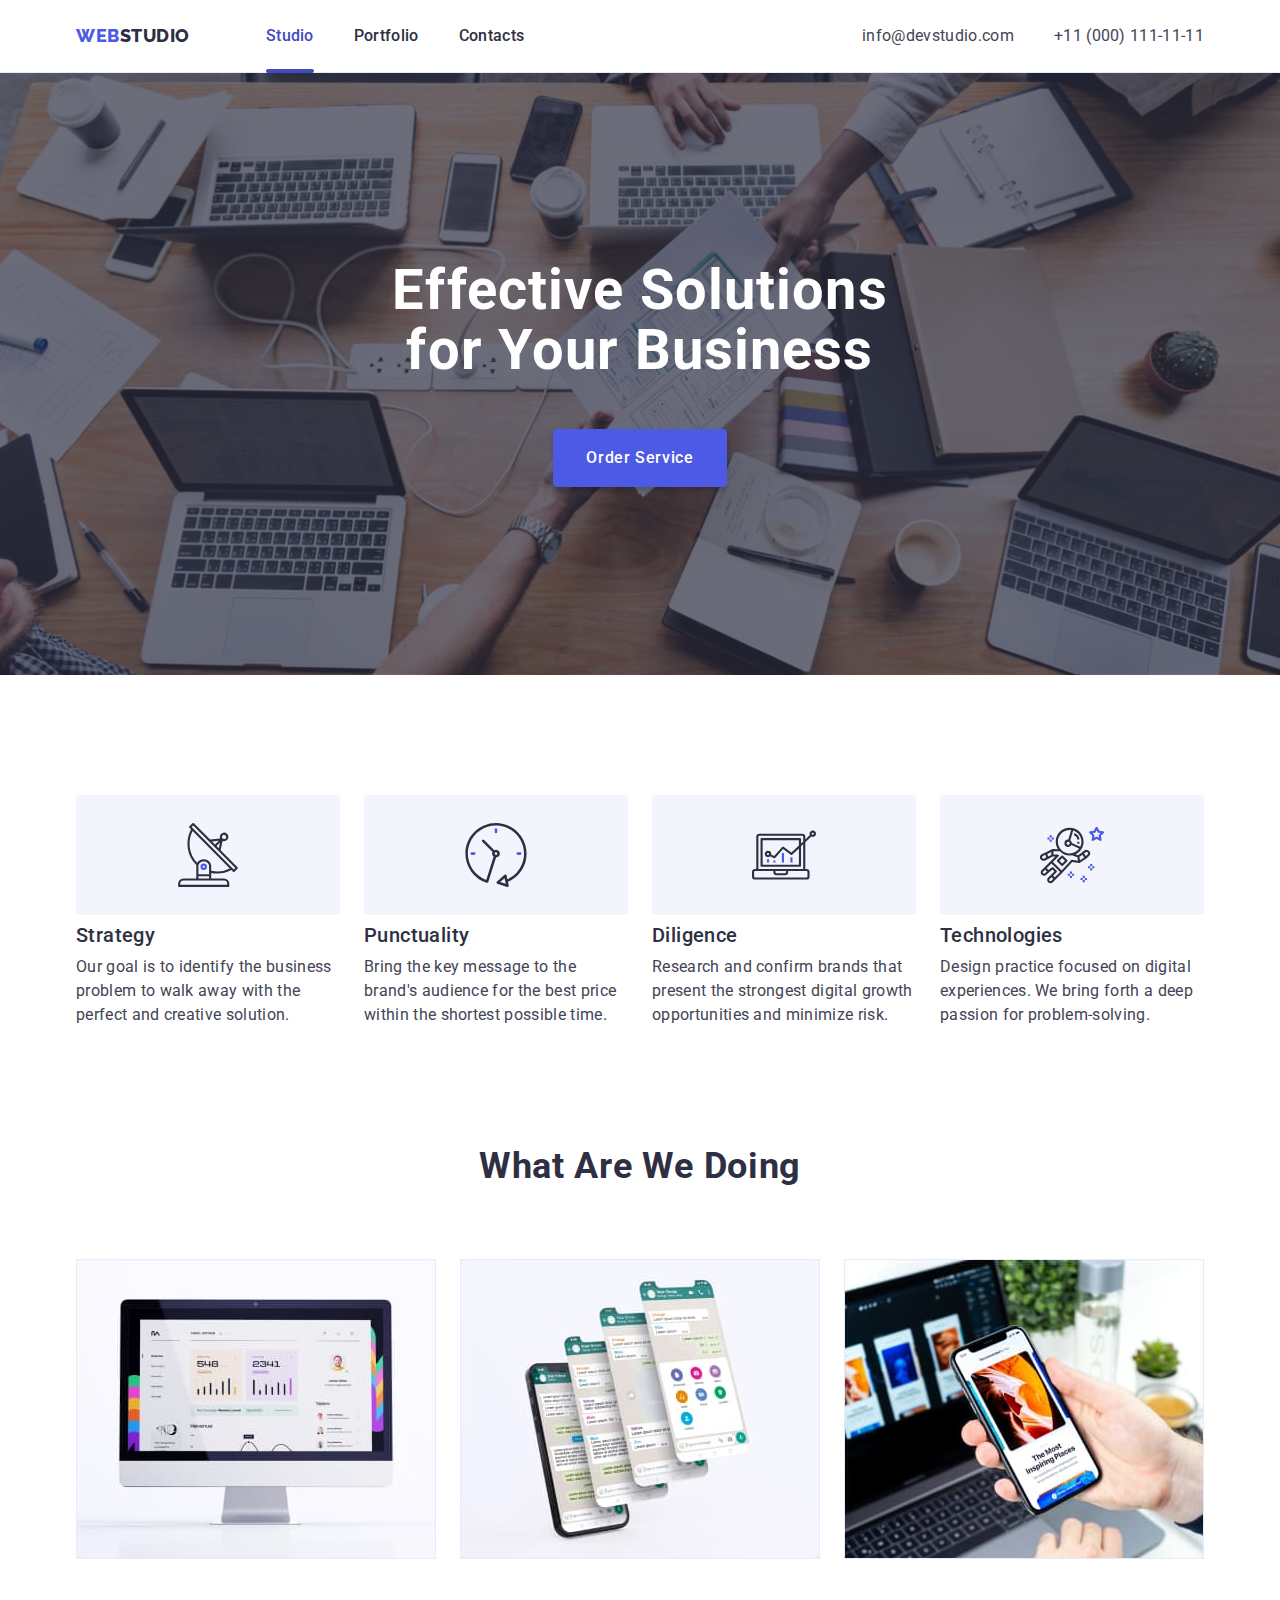
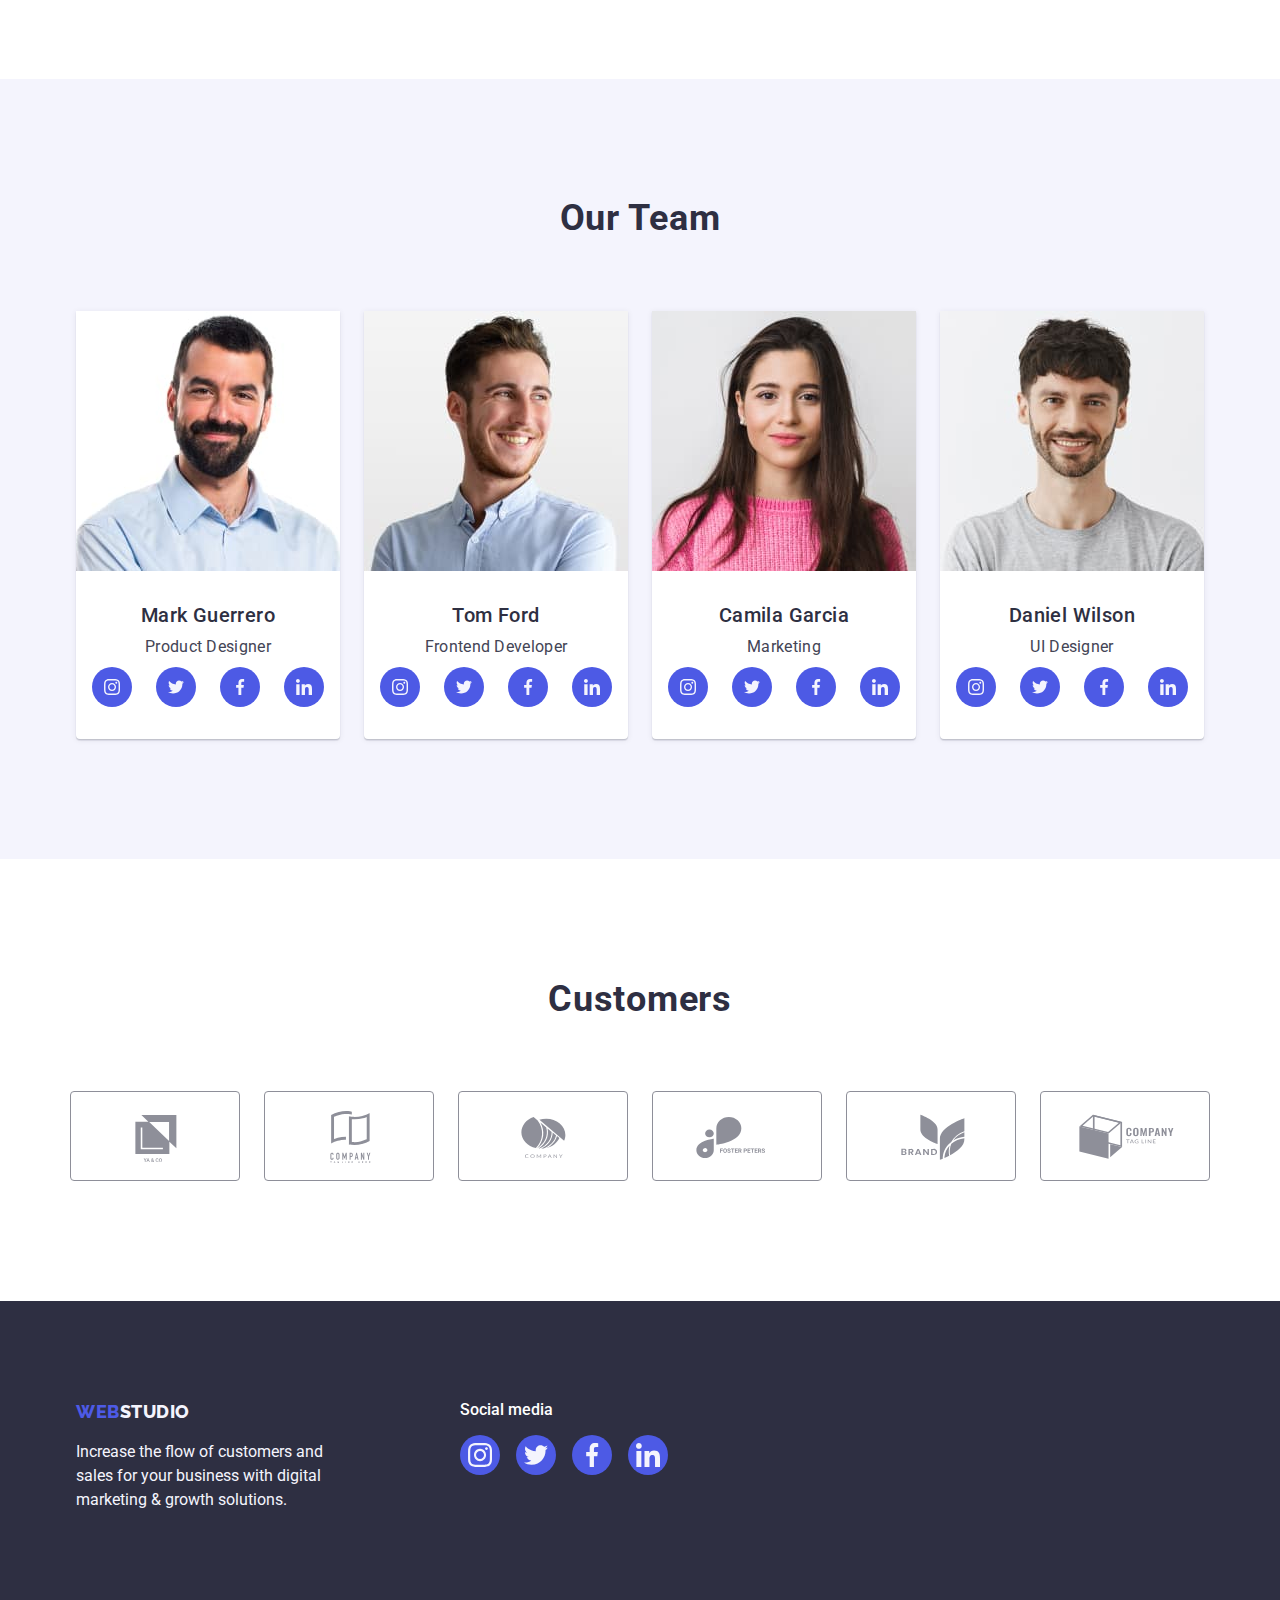
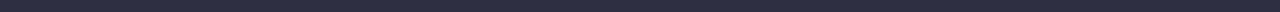
<file: index.html>
<!DOCTYPE html>
<html lang="en">

<head>
  <meta charset="UTF-8" />
  <meta http-equiv="X-UA-Compatible" content="IE=edge" />
  <meta name="viewport" content="width=device-width, initial-scale=1.0" />
  <title>Document</title>
  <link rel="preconnect" href="https://fonts.googleapis.com">
  <link rel="preconnect" href="https://fonts.gstatic.com" crossorigin>
  <link href="https://fonts.googleapis.com/css2?family=Raleway:wght@800&family=Roboto:wght@400;500;700;900&display=swap"
    rel="stylesheet">
  <link rel="stylesheet" href="https://cdnjs.cloudflare.com/ajax/libs/modern-normalize/1.1.0/modern-normalize.min.css">
  <link rel="stylesheet" href="./css/styles.css">
</head>

<body>
  <header class="page-header">
    <div class="container header-nav ">
      <nav class="header-nav">
        <a href="./index.html" class="logo link">
          Web<span class="text-logo-header">Studio</span>
        </a>
        <ul class="site-nav list">
          <li class="item"><a href="./index.html" class="link site-nav-line site-nav-active">Studio</a></li>
          <li class="item"><a href="./portfolio.html" class="link site-nav-stay">Portfolio</a></li>
          <li class="item"><a href="" class="link site-nav-stay">Contacts</a></li>
        </ul>
      </nav>
      <address class="navigation-nav header-nav">
        <ul class="list navigation-nav ">
          <li class="item">
            <a href="mailto:info@devstudio.com" class="link">info@devstudio.com</a>
          </li>
          <li class="item">
            <a class="link" href="tel:+110001111111">+11 (000) 111-11-11</a>
          </li>
        </ul>
      </address>
    </div>
  </header>
  <main>
    <section class=" hero">
      <div class="container ">
        <h1 class="hero-title">Effective Solutions for Your Business</h1>
        <button data-modal-open type="button" class="hero-button"> Order Service</button>
      </div>
    </section>
    <section class="section-subtitles">
      <div class="container">
        <h2 class="visually-hidden">Subtitles</h2>
        <ul class="text-paragraph list">
          <li class="item icon-strategy">
            <h3 class="subtitles">Strategy</h3>
            <p>
              Our goal is to identify the business problem to walk away with the
              perfect and creative solution.
            </p>
          </li>
          <li class="item icon-punctuality ">
            <h3 class="subtitles">Punctuality</h3>
            <p>
              Bring the key message to the brand's audience for the best price
              within the shortest possible time.
            </p>
          </li>
          <li class="item icon-diligence">
            <h3 class="subtitles">Diligence</h3>
            <p>
              Research and confirm brands that present the strongest digital
              growth opportunities and minimize risk.
            </p>
          </li>
          <li class="item icon-technologies">
            <h3 class="subtitles">Technologies</h3>
            <p class="text-paragraph">
              Design practice focused on digital experiences. We bring forth a
              deep passion for problem-solving.
            </p>
          </li>
        </ul>
      </div>
    </section>
    <section class="work-section">
      <div class="container">
        <h2 class="work-title">What are we doing</h2>
        <ul class="card-box-picture list">
          <li class="card-picture">
            <img src="./images/index/img1.jpg" alt="computer monitor" width="360" height="300" />
          </li>
          <li class="card-picture">
            <img src="./images/index/img2.jpg" alt="phone" width="360" height="300" />
          </li>
          <li class="card-picture">
            <img src="./images/index/img3.jpg" alt="interaction of the phone with the computer" width="360"
              height="300" />
          </li>
        </ul>
      </div>
    </section>
    <section class="time-section">
      <div class="container">
        <h2 class="time-title">Our Team</h2>
        <ul class=" card-box-photo list">
          <li class=" card-photo">
            <img src="./images/index/img4.jpg" alt="Mark Guerrero" width="264" height="260" />
            <div class="card-text-photo">
              <h3 class="subtitles">Mark Guerrero</h3>
              <p class="text-paragraph-photo">Product Designer</p>
              <ul class="container-icon">
                <li class="list">
                  <a class="team-icon" href="">
                    <svg class="icon-link" width="16" height="16">
                      <use href="./images/SVG/symbol-defs.svg#instagram"></use>
                    </svg>
                  </a>
                </li>
                <li class="list">
                  <a class="team-icon" href="">
                    <svg class="icon-link" width="16" height="16">
                      <use href="./images/SVG/symbol-defs.svg#twitter"></use>
                    </svg>
                  </a>
                </li>
                <li class="list">
                  <a class="team-icon" href="">
                    <svg class="icon-link" width="16" height="16">
                      <use href="./images/SVG/symbol-defs.svg#facebook"></use>
                    </svg>
                  </a>
                </li>
                <li class="list">
                  <a class="team-icon" href="">
                    <svg class="icon-link" width="16" height="16">
                      <use href="./images/SVG/symbol-defs.svg#linkedin"></use>
                    </svg>
                  </a>
                </li>
              </ul>
            </div>
          </li>
          <li class=" card-photo ">
            <img src="./images/index/img5.jpg" alt="Tom Ford" width="264" height="260" />
            <div class="card-text-photo">
              <h3 class="subtitles">Tom Ford</h3>
              <p class="text-paragraph-photo">Frontend Developer</p>
              <ul class="container-icon">
                <li class="list">
                  <a class="team-icon" href="">
                    <svg class="icon-link" width="16" height="16">
                      <use href="./images/SVG/symbol-defs.svg#instagram"></use>
                    </svg>
                  </a>
                </li>
                <li class="list">
                  <a class="team-icon" href="">
                    <svg class="icon-link" width="16" height="16">
                      <use href="./images/SVG/symbol-defs.svg#twitter"></use>
                    </svg>
                  </a>
                </li>
                <li class="list">
                  <a class="team-icon" href="">
                    <svg class="icon-link" width="16" height="16">
                      <use href="./images/SVG/symbol-defs.svg#facebook"></use>
                    </svg>
                  </a>
                </li>
                <li class="list">
                  <a class="team-icon" href="">
                    <svg class="icon-link" width="16" height="16">
                      <use href="./images/SVG/symbol-defs.svg#linkedin"></use>
                    </svg>
                  </a>
                </li>
              </ul>
            </div>
          </li>
          <li class=" card-photo">
            <img src="./images/index/img6.jpg" alt="Camila Garcia" width="264" height="260" />
            <div class="card-text-photo">
              <h3 class="subtitles">Camila Garcia</h3>
              <p class="text-paragraph-photo">Marketing</p>
              <ul class="container-icon">
                <li class="list">
                  <a class="team-icon" href="">
                    <svg class="icon-link" width="16" height="16">
                      <use href="./images/SVG/symbol-defs.svg#instagram"></use>
                    </svg>
                  </a>
                </li>
                <li class="list">
                  <a class="team-icon" href="">
                    <svg class="icon-link" width="16" height="16">
                      <use href="./images/SVG/symbol-defs.svg#twitter"></use>
                    </svg>
                  </a>
                </li>
                <li class="list">
                  <a class="team-icon" href="">
                    <svg class="icon-link" width="16" height="16">
                      <use href="./images/SVG/symbol-defs.svg#facebook"></use>
                    </svg>
                  </a>
                </li>
                <li class="list">
                  <a class="team-icon" href="">
                    <svg class="icon-link" width="16" height="16">
                      <use href="./images/SVG/symbol-defs.svg#linkedin"></use>
                    </svg>
                  </a>
                </li>
              </ul>
            </div>
          </li>
          <li class=" card-photo">
            <img src="./images/index/img7.jpg" alt="Daniel Wilson" width="264" height="260" />
            <div class="card-text-photo">
              <h3 class="subtitles">Daniel Wilson</h3>
              <p class="text-paragraph-photo ">UI Designer</p>
              <ul class="container-icon">
                <li class="list">
                  <a class="team-icon" href="">
                    <svg class="icon-link" width="16" height="16">
                      <use href="./images/SVG/symbol-defs.svg#instagram"></use>
                    </svg>
                  </a>
                </li>
                <li class="list">
                  <a class="team-icon" href="">
                    <svg class="icon-link" width="16" height="16">
                      <use href="./images/SVG/symbol-defs.svg#twitter"></use>
                    </svg>
                  </a>
                </li>
                <li class="list">
                  <a class="team-icon" href="">
                    <svg class="icon-link" width="16" height="16">
                      <use href="./images/SVG/symbol-defs.svg#facebook"></use>
                    </svg>
                  </a>
                </li>
                <li class="list">
                  <a class="team-icon" href="">
                    <svg class="icon-link" width="16" height="16">
                      <use href="./images/SVG/symbol-defs.svg#linkedin"></use>
                    </svg>
                  </a>
                </li>
              </ul>
            </div>
          </li>
        </ul>
      </div>
    </section>
    <section class="customers-section">
      <div class="container">
        <h2 class="customers">Customers</h2>
        <ul class="customers-logo">
          <li class=" list">
            <a class="icon-logo-link" href="">
              <svg width="104" height="56">
                <use href="./images/SVG/symbol-defs.svg#Logo1"></use>
              </svg></a>
          </li>
          <li class="list">
            <a class="icon-logo-link" href="">
              <svg width="104" height="56">
                <use href="./images/SVG/symbol-defs.svg#Logo2"></use>
              </svg>
            </a>
          </li>
          <li class="list">
            <a class="icon-logo-link" href="">
              <svg width="104" height="56">
                <use href="./images/SVG/symbol-defs.svg#Logo3"></use>
              </svg>
            </a>
          </li>
          <li class="list">
            <a class="icon-logo-link" href="">
              <svg width="104" height="56">
                <use href="./images/SVG/symbol-defs.svg#Logo4"></use>
              </svg>
            </a>
          </li>
          <li class="list">
            <a class="icon-logo-link" href="">
              <svg width="104" height="56">
                <use href="./images/SVG/symbol-defs.svg#Logo5">
                </use>
              </svg>
            </a>
          </li>
          <li class=" icon-logo list">
            <a class="icon-logo-link" href="">
              <svg width="104" height="56">
                <use href="./images/SVG/symbol-defs.svg#Logo6"></use>
              </svg>
            </a>
          </li>
        </ul>
      </div>
    </section>
  </main>
  <footer class="background-footer">
    <div class="container footer-container">
      <div >
        <ul class="list">
        <li>
          <a href="./index.html" class="logo-footer link">
            Web<span class="text-logo-footer">Studio</span>
          </a>
          <p class="text-footer">
            Increase the flow of customers and
            sales for your business with digital
            marketing & growth solutions.
          </p>
        </li>
      </ul>
        </div>
        <div>
          <p class="social-text">Social media</p>
          <ul class="container-icon-footer list">
            <li>
            <a class=" team-icon team-icon-footer" href="">
              <svg width="24" height="24">
                <use href="./images/SVG/symbol-defs.svg#instagram"></use>
              </svg>
            </a>
          </li>
          <li>
            <a class=" team-icon team-icon-footer" href="">
              <svg width="24" height="24">
                <use href="./images/SVG/symbol-defs.svg#twitter"></use>
              </svg>
            </a>
          </li>
          <li>
            <a class=" team-icon team-icon-footer" href="">
              <svg width="24" height="24">
                <use href="./images/SVG/symbol-defs.svg#facebook"></use>
              </svg>
            </a>
          </li>
          <li>
            <a class=" team-icon team-icon-footer" href="">
              <svg width="24" height="24">
                <use href="./images/SVG/symbol-defs.svg#linkedin"></use>
              </svg>
            </a>
          </li>
          </ul>
          </div>
    </div>
  </footer>
  <div class="backdrop is-hidden" data-modal>
    <div class="modal">
      <button data-modal-close type="button" class="modal-button">
        <svg width="8" height="8">
          <use href="./images/SVG/symbol-defs.svg#close-black-18dp-2-1"></use>
        </svg>
      </button>
    </div>
  </div>
  <script src="./js/modal.js"></script>
</body>

</html>
</file>
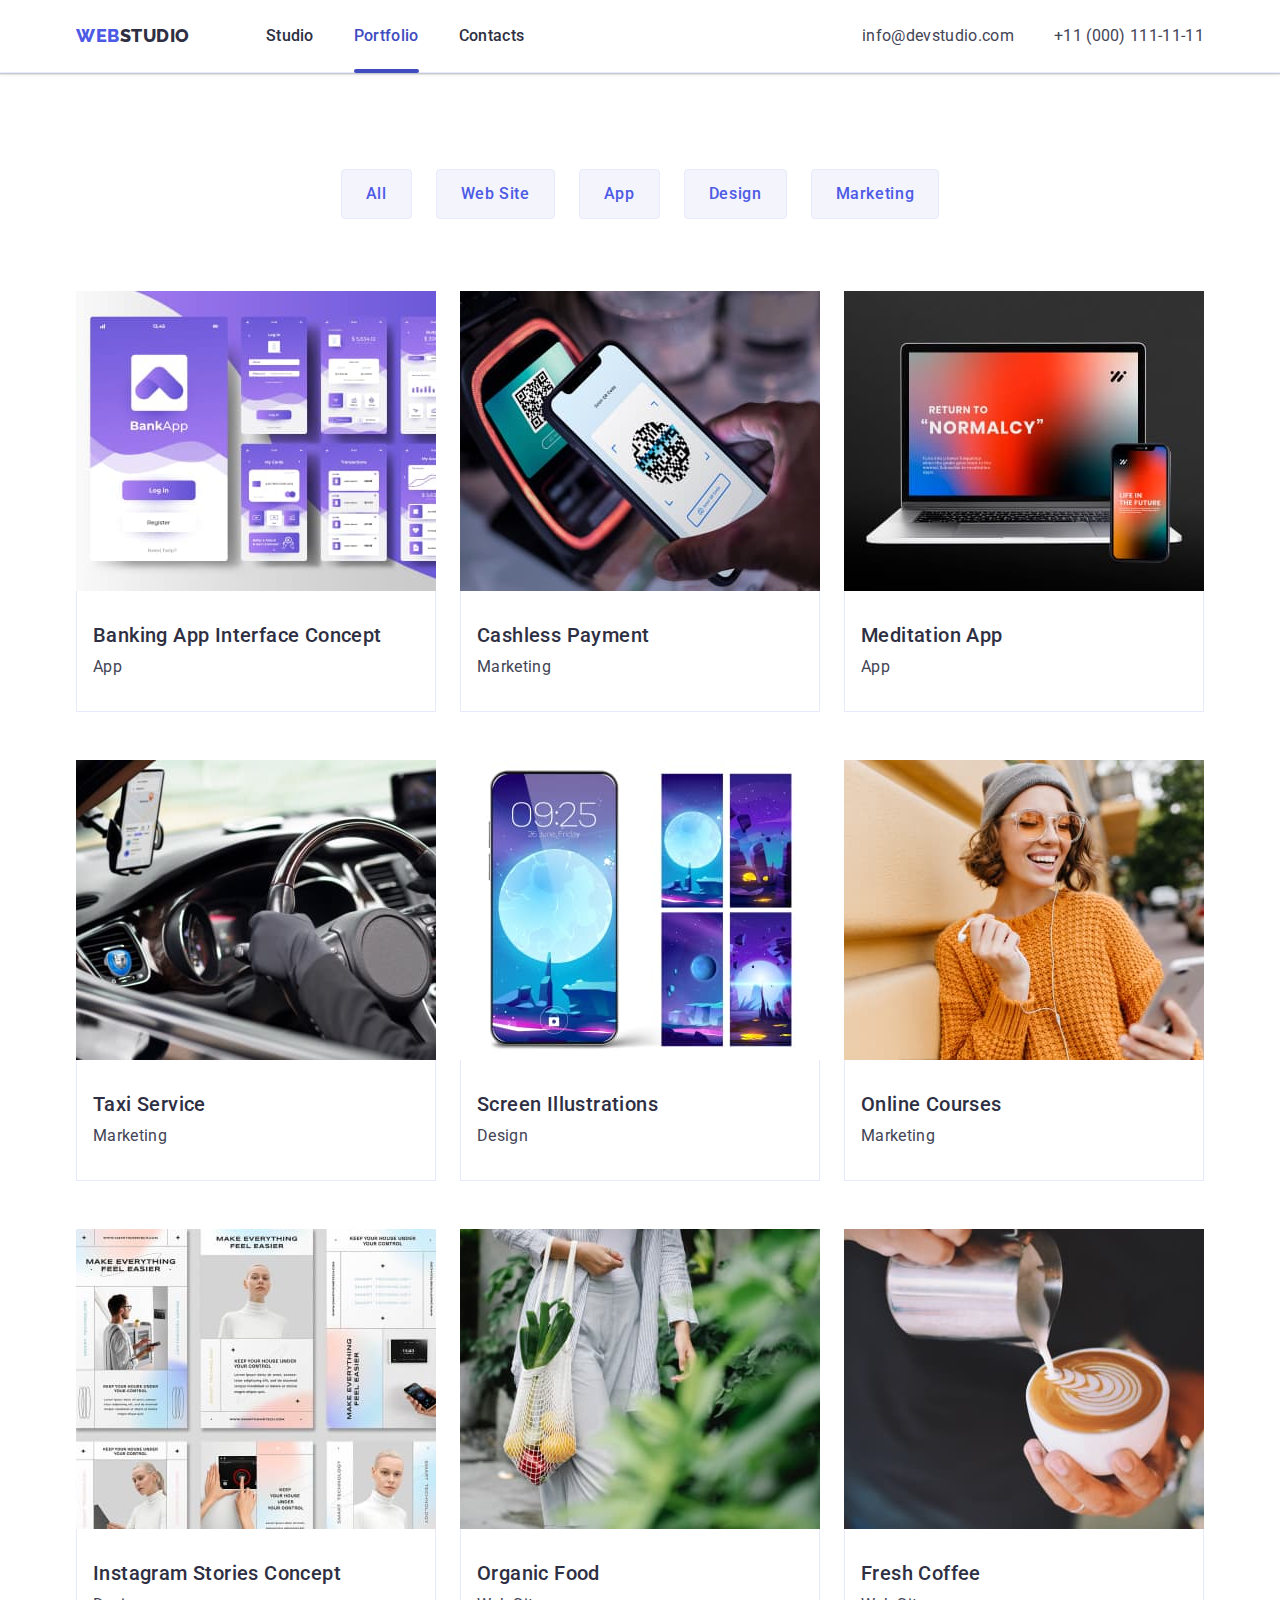
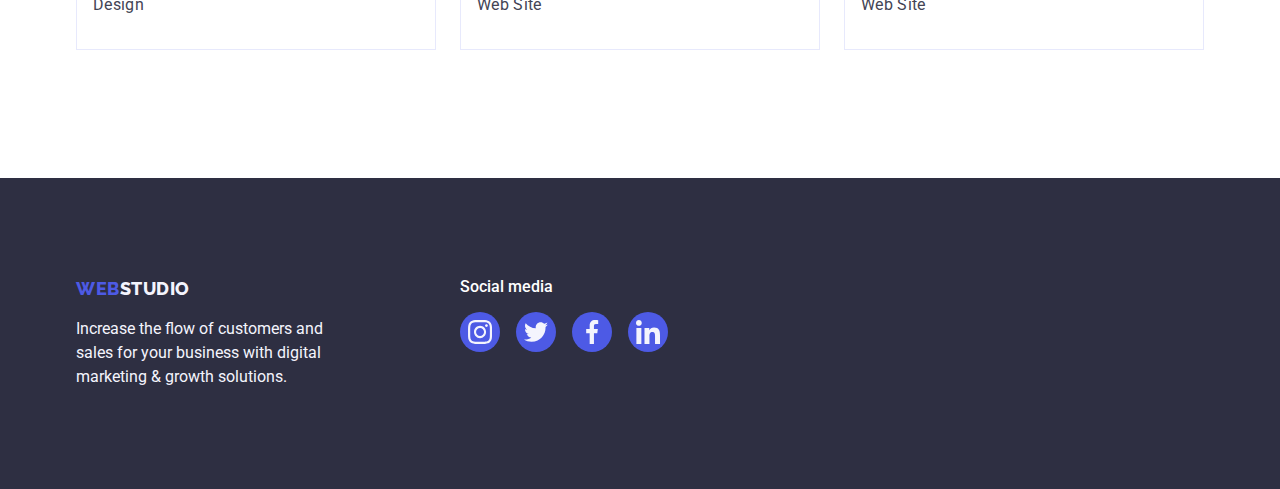
<file: portfolio.html>
<!DOCTYPE html>
<html lang="en">

<head>
  <meta charset="UTF-8" />
  <meta http-equiv="X-UA-Compatible" content="IE=edge" />
  <meta name="viewport" content="width=device-width, initial-scale=1.0" />
  <title>Document</title>
  <link rel="preconnect" href="https://fonts.googleapis.com" />
  <link rel="preconnect" href="https://fonts.gstatic.com" crossorigin />
  <link href="https://fonts.googleapis.com/css2?family=Raleway:wght@800&family=Roboto:wght@400;500;700;900&display=swap"
    rel="stylesheet" />
  <link rel="stylesheet"
    href="https://cdnjs.cloudflare.com/ajax/libs/modern-normalize/1.1.0/modern-normalize.min.css" />
  <link rel="stylesheet" href="./css/styles.css" />
</head>

<body>
  <header class="page-header">
    <div class="container header-nav">
      <nav class="header-nav">
        <a href="./index.html" class="logo link">
          Web<span class="text-logo-header">Studio</span>
        </a>
        <ul class="site-nav list">
          <li class="item"><a href="./index.html" class="link site-nav-stay">Studio</a></li>
          <li class="item "><a href="./portfolio.html" class="link site-nav-line site-nav-active">Portfolio</a></li>
          <li class="item"><a href="" class="link  site-nav-stay">Contacts</a></li>
        </ul>
      </nav>
      <address class="navigation-nav header-nav">
        <ul class="list navigation-nav ">
          <li class="item">
            <a href="mailto:info@devstudio.com" class="link">info@devstudio.com</a>
          </li>
          <li class="item">
            <a class="link" href="tel:+110001111111">+11 (000) 111-11-11</a>
          </li>
        </ul>
      </address>
    </div>
  </header>
  <main class="subtitles">
    <section class="section-portfolio">
      <div class="container">
        <h1 class="visually-hidden">Portfolio</h1>
        <ul class="box list">
          <li class="item">
            <button type="button" class="button">All</button>
          </li>
          <li class="item">
            <button type="button" class="button">Web Site</button>
          </li>
          <li class="item">
            <button type="button" class="button">App</button>
          </li>
          <li class="item">
            <button type="button" class="button">Design</button>
          </li>
          <li class="item">
            <button type="button" class="button">Marketing</button>
          </li>
        </ul>
        <ul class=" card-box  list">
          <li class="card">
            <a href="" class="link-card ">
              <div class="card-thumb">
                <div class="overl">
                  <p class="text-thumb">14 Stylish and User-Friendly App Design
                    Concepts· Task Manager App ·
                    Calorie Tracker App · Exotic Fruit Ecommerce
                    App · Cloud Storage App
                  </p>
                </div>
                <img src="./images/portfolio/img1.jpg" alt="Interface Concept" width="360" height="300" />
              </div>
              <div class="card-text">
                <h2 class="title">Banking App Interface Concept</h2>
                <p class="card-paragraph">App</p>
              </div>
            </a>
          </li>
          <li class="card">
            <a href="" class=" link-card">
              <div class="card-thumb">
                <div class="overl">
                  <p class="text-thumb">14 Stylish and User-Friendly App Design
                    Concepts· Task Manager App ·
                    Calorie Tracker App · Exotic Fruit Ecommerce
                    App · Cloud Storage App
                  </p>
                </div>
                <img src="./images/portfolio/img2.jpg" alt="Payment" width="360" height="300" />
              </div>
              <div class="card-text">
                <h2 class="title">Cashless Payment</h2>
                <p class="card-paragraph">Marketing</p>
              </div>
            </a>
          </li>
          <li class="card">
            <a href="" class="link-card">
              <div class="card-thumb">
                <div class="overl">
                  <p class="text-thumb">14 Stylish and User-Friendly App Design
                    Concepts· Task Manager App ·
                    Calorie Tracker App · Exotic Fruit Ecommerce
                    App · Cloud Storage App
                  </p>
                </div>
                <img src="./images/portfolio/img3.jpg" alt="Meditation App" width="360" height="300" />
              </div>
              <div class="card-text">
                <h2 class="title">Meditation App</h2>
                <p class="card-paragraph">App</p>
              </div>
            </a>
          </li>
          <li class="card">
            <a href="" class="link-card">
              <div class="card-thumb">
                <div class="overl">
                  <p class="text-thumb">14 Stylish and User-Friendly App Design
                    Concepts· Task Manager App ·
                    Calorie Tracker App · Exotic Fruit Ecommerce
                    App · Cloud Storage App
                  </p>
                </div>
                <img class="link" src="./images/portfolio/img4.jpg" alt="Taxi Service" width="360" height="300" />
              </div>
              <div class="card-text">
                <h2 class="title">Taxi Service</h2>
                <p class="card-paragraph">Marketing</p>
              </div>
            </a>
          </li>
          <li class="card">
            <a href="" class="link-card">
              <div class="card-thumb">
                <div class="overl">
                  <p class="text-thumb">14 Stylish and User-Friendly App Design
                    Concepts· Task Manager App ·
                    Calorie Tracker App · Exotic Fruit Ecommerce
                    App · Cloud Storage App
                  </p>
                </div>
                <img class="link" src="./images/portfolio/img5.jpg" alt="Screen Illustrations" width="360"
                  height="300" />
              </div>
              <div class="card-text">
                <h2 class="title">Screen Illustrations</h2>
                <p class="card-paragraph">Design</p>
              </div>
            </a>
          </li>
          <li class="card">
            <a href="" class="link-card">
              <div class="card-thumb">
                <div class="overl">
                  <p class="text-thumb">14 Stylish and User-Friendly App Design
                    Concepts· Task Manager App ·
                    Calorie Tracker App · Exotic Fruit Ecommerce
                    App · Cloud Storage App
                  </p>
                </div>
                <img class="link" src="./images/portfolio/img6.jpg" alt="Online Courses" width="360" height="300" />
              </div>
              <div class="card-text">
                <h2 class="title">Online Courses</h2>
                <p class="card-paragraph">Marketing</p>
              </div>
            </a>
          </li>
          <li class="card">
            <a href="" class="link-card">
              <div class="card-thumb">
                <div class="overl">
                  <p class="text-thumb">14 Stylish and User-Friendly App Design
                    Concepts· Task Manager App ·
                    Calorie Tracker App · Exotic Fruit Ecommerce
                    App · Cloud Storage App
                  </p>
                </div>
                <img class="link" src="./images/portfolio/img7.jpg" alt="Instagram Stories" width="360" height="300" />
              </div>
              <div class="card-text">
                <h2 class="title">Instagram Stories Concept</h2>
                <p class="card-paragraph">Design</p>
              </div>
            </a>
          </li>

          <li class="card">
            <a href="" class="link-card">
              <div class="card-thumb">
                <div class="overl">
                  <p class="text-thumb">14 Stylish and User-Friendly App Design
                    Concepts· Task Manager App ·
                    Calorie Tracker App · Exotic Fruit Ecommerce
                    App · Cloud Storage App
                  </p>
                </div>
                <img class="link" src="./images/portfolio/img8.jpg" alt="Organic Food" width="360" height="300" />
              </div>
              <div class="card-text">
                <h2 class="title">Organic Food</h2>
                <p class="card-paragraph">Web Site</p>
              </div>
            </a>
          </li>
          <li class="card">
            <a href="" class="link-card">
              <div class="card-thumb">
                <div class="overl">
                  <p class="text-thumb">14 Stylish and User-Friendly App Design
                    Concepts· Task Manager App ·
                    Calorie Tracker App · Exotic Fruit Ecommerce
                    App · Cloud Storage App
                  </p>
                </div>
                <img class="link" src="./images/portfolio/img9.jpg" alt="Coffee" width="360" height="300" />
              </div>
              <div class="card-text">
                <h2 class="title">Fresh Coffee</h2>
                <p class="card-paragraph">Web Site</p>
              </div>
            </a>
          </li>
        </ul>
      </div>
    </section>
  </main>
  <footer class="background-footer">
    <div class="container footer-container">
      <div >
        <ul class="list">
        <li>
          <a href="./index.html" class="logo-footer link">
            Web<span class="text-logo-footer">Studio</span>
          </a>
          <p class="text-footer">
            Increase the flow of customers and
            sales for your business with digital
            marketing & growth solutions.
          </p>
        </li>
      </ul>
        </div>
        <div>
          <p class="social-text">Social media</p>
          <ul class="container-icon-footer list">
            <li>
            <a class=" team-icon team-icon-footer" href="">
              <svg width="24" height="24">
                <use href="./images/SVG/symbol-defs.svg#instagram"></use>
              </svg>
            </a>
          </li>
          <li>
            <a class=" team-icon team-icon-footer" href="">
              <svg width="24" height="24">
                <use href="./images/SVG/symbol-defs.svg#twitter"></use>
              </svg>
            </a>
          </li>
          <li>
            <a class=" team-icon team-icon-footer" href="">
              <svg width="24" height="24">
                <use href="./images/SVG/symbol-defs.svg#facebook"></use>
              </svg>
            </a>
          </li>
          <li>
            <a class=" team-icon team-icon-footer" href="">
              <svg width="24" height="24">
                <use href="./images/SVG/symbol-defs.svg#linkedin"></use>
              </svg>
            </a>
          </li>
          </ul>
          </div>
    </div>
  </footer>
</body>

</html>
</file>
<file: css/styles.css>
html {
  box-sizing: border-box;
}

*,
*::before,
*::after {
  box-sizing: inherit;
}

:root {
  --color-NAVYBLU: #2e2f42;
  --color-IRIS: #4d5ae5;
  --color-SLATE: #434455;
  --color-Cloud: #f4f4fd;
  --color-WHITE: #ffffff;
  --color-OCEAN: #404bbf;
  --color-background: #ffffff;
  --color-background-hero: #2e2f42;
  --color-solid: #e7e9fc;
  --color-solid-logo: #8E8F99;
  --color-green: #31D0AA;
  --color-model: #FCFCFC;

}

body {
  font-family: "Roboto", sans-serif;
  color: var(--color-SLATE);
  background-color: var(--color-background);
}

.container {
  width: 1158px;
  padding-left: 15px;
  padding-right: 15px;
  margin-left: auto;
  margin-right: auto;
}

.header-nav {
  display: flex;
  align-items: center;
}

.list {
  list-style: none;
  font-style: normal;
  padding: 0;
  margin: 0;
}

h1,
h2,
h3,
h4,
h5,
h6,
ul,
p {
  margin-top: 0;
  margin-bottom: 0;
}

ul {
  padding: 0;
}

img {
  display: block;
  max-width: 100%;
  height: auto;
}

.visually-hidden {
  position: absolute;
  white-space: nowrap;
  width: 1px;
  height: 1px;
  overflow: hidden;
  border: 0;
  padding: 0;
  clip: rect(0 0 0 0);
  clip-path: inset(50%);
  margin: -1px;
}

/*-----------------------------Шапка сайту---------------------------------------------*/
.page-header {
  border-bottom: 1px solid var(--color-solid);
  box-shadow: 0px 2px 1px rgba(46, 47, 66, 0.08), 0px 1px 1px rgba(46, 47, 66, 0.16), 0px 1px 6px rgba(46, 47, 66, 0.08);
}


.logo {
  text-decoration: none;
  color: var(--color-IRIS);
  font-family: "Raleway", sans-serif;
  font-style: normal;
  letter-spacing: 0.03em;
  text-transform: uppercase;
  font-weight: 800;
  font-size: 18px;
  line-height: 1.17;
  margin-right: 76px;

}

.text-logo-header {
  color: var(--color-NAVYBLU);
}

.site-nav {
  display: flex;
}

.site-nav .item+.item {
  margin-left: 40px;

}

.site-nav .link {
  position: relative;
  letter-spacing: 0.02em;
  font-weight: 500;
  line-height: 1.5;
  font-size: 16px;
  display: block;
  padding-top: 24px;
  padding-bottom: 24px;
  transition: color 250ms cubic-bezier(0.4, 0, 0.2, 1);

}

.site-nav-active {
  color: var(--color-OCEAN);
}

.site-nav-stay {
  color: var(--color-NAVYBLU);
}

.site-nav-line {
  position: relative;
}

.site-nav-line::after {
  position: absolute;
  content: "";
  display: block;
  width: 100%;
  height: 4px;
  margin-top: 21px;
  background-color: var(--color-OCEAN);
  border-radius: 2px;
  /* opacity:0 ; */
  transition: 250ms cubic-bezier(0.4, 0, 0.2, 1);

}

/* .site-nav-line:hover::after
{
opacity:1; 
} */
.link {
  text-decoration: none;
  font-style: normal;

}

.site-nav .link:focus,
.site-nav .link:hover {
  color: var(--color-OCEAN);
  text-decoration: none;
  font-style: normal;
}

.navigation-nav .link {
  text-decoration: none;
  color: var(--color-SLATE);
  letter-spacing: 0.02em;
  font-style: normal;
  line-height: 1.5;
  font-weight: 400;
  font-size: 16px;
  display: block;
  padding-top: 24px;
  padding-bottom: 24px;
  transition: color 250ms cubic-bezier(0.4, 0, 0.2, 1);
}


.navigation-nav .link:hover,
.navigation-nav .link:focus {
  color: var(--color-OCEAN);
  text-decoration: none;
  font-style: normal;
}

.navigation-nav {
  text-decoration: none;
  font-style: normal;
  display: flex;
  margin-left: auto;
}

.navigation-nav .item+.item {
  margin-left: 40px;
}

/*-----------------------------Герой------------------------------------------------*/

.hero {
  text-align: center;
  padding-top: 188px;
  padding-bottom: 188px;
  max-width: 1440px;
  margin-right: auto;
  margin-left: auto;
  background-image: linear-gradient(rgba(46, 47, 66, 0.7), rgba(46, 47, 66, 0.7)),
    url(../images/index/people-office1.jpg);
  background-repeat: no-repeat;
  background-position: center;
  background-size: cover;
  background-color: var(--color-background-hero)
}

.hero-title {
  margin-bottom: 48px;
  font-style: normal;
  color: var(--color-WHITE);
  letter-spacing: 0.02em;
  font-size: 56px;
  line-height: 1.07;
  font-weight: 700;
  text-align: center;
  margin-left: auto;
  margin-right: auto;
  width: 496px;

}


.hero-button {
  font-family: "Roboto", sans-serif;
  font-weight: 500;
  min-width: 169px;
  font-size: 16px;
  line-height: 1.5;
  letter-spacing: 0.04em;
  border-radius: 4px;
  border: 1px solid transparent;
  cursor: pointer;
  color: var(--color-WHITE);
  background-color: var(--color-IRIS);
  padding: 16px 32px;
  text-align: center;
  box-shadow: 0px 4px 4px rgba(0, 0, 0, 0.15);
  transition: background-color 250ms cubic-bezier(0.4, 0, 0.2, 1);
}

.hero-button:hover {
  background-color: var(--color-OCEAN);
}

.box {
  display: flex;
  justify-content: center;
  margin-bottom: 72px;
}

.box>.item+.item {
  margin-left: 24px;
}

/*-------------------------МОДЕЛЬНЕ ВІКНО---------------------------МОДЕЛЬНЕ ВІКНО-------------------------------МОДЕЛЬНЕ ВІКНО-------------------------*/

.backdrop {
  position: fixed;
  top: 0;
  left: 0;
  width: 100%;
  height: 100%;
  background-color: rgba(46, 47, 66, 0.4);
  opacity: 1;
  transition: opacity 250ms cubic-bezier(0.4, 0, 0.2, 1), visibility 250ms cubic-bezier(0.4, 0, 0.2, 1)
}

.backdrop.is-hidden {
  opacity: 0;
  visibility: hidden;
  pointer-events: none
}

.backdrop.is-hidden .modal {
  transform: translate(-50%, -50%) scale(0.9);
}

.modal {
  position: absolute;
  top: 50%;
  left: 50%;
  transform: translate(-50%, -50%) scale(1);
  min-width: 408px;
  min-height: 576px;
  background-color: var(--color-model);
  box-shadow: 0px 1px 1px rgba(0, 0, 0, 0.14), 0px 1px 3px rgba(0, 0, 0, 0.12), 0px 2px 1px rgba(0, 0, 0, 0.2);
  border-radius: 4px;
  transition: transform 250ms cubic-bezier(0.4, 0, 0.2, 1);
}

.modal-button {
  position: absolute;
  display: flex;
  width: 24px;
  height: 24px;
  justify-content: center;
  align-items: center;
  background-color: var(--color-solid);
  border: 1px solid rgba(0, 0, 0, 0.1);
  border-radius: 50%;
  top: 32px;
  right: 24px;
  cursor: pointer;
  fill: var(--color-NAVYBLU);
  transition: background-color 250ms cubic-bezier(0.4, 0, 0.2, 1), fill 250ms cubic-bezier(0.4, 0, 0.2, 1)
}

.modal-button:hover,
.modal-button:focus {
  fill: var(--color-WHITE);
  background-color: var(--color-OCEAN);
}

/*---------------------------Секції---------------------------------------*/


.button {
  font-family: "Roboto", sans-serif;
  font-weight: 500;
  font-size: 16px;
  min-width: 69px;
  line-height: 1.5;
  letter-spacing: 0.04em;
  border-radius: 4px;
  cursor: pointer;
  color: var(--color-IRIS);
  background-color: var(--color-Cloud);
  padding: 12px 24px;
  text-align: center;
  border: 1px solid var(--color-solid);
  transition: background-color 250ms cubic-bezier(0.4, 0, 0.2, 1),
    box-shadow 250ms cubic-bezier(0.4, 0, 0.2, 1),
    color 250ms cubic-bezier(0.4, 0, 0.2, 1),
    border-color 250ms cubic-bezier(0.4, 0, 0.2, 1)
}

.button:hover,
.button:focus {
  background-color: var(--color-OCEAN);
  color: var(--color-WHITE);
  border-color: transparent;
  box-shadow: 0px 3px 1px rgba(0, 0, 0, 0.1), 0px 2px 1px rgba(0, 0, 0, 0.08), 0px 2px 2px rgba(0, 0, 0, 0.12);
}

.images {
  background-color: var(--color-WHITE);
}

/*----------------------------------------Картинки з текстом---------------------------*/
.card-box {
  display: flex;
  flex-wrap: wrap;
  row-gap: 48px;
  column-gap: 24px;
}

.card-box>.card {
  flex-basis: calc((100% - 2 * 24px)/ 3);
  background-color: var(--color-WHITE);

}

.link-card {
  display: block;
  text-decoration: none;
  font-style: normal;
  transition: box-shadow 250ms cubic-bezier(0.4, 0, 0.2, 1);
}

.link-card:focus,
.link-card:hover {

  box-shadow: 0px 1px 6px rgba(46, 47, 66, 0.08), 0px 1px 1px rgba(46, 47, 66, 0.16), 0px 2px 1px rgba(46, 47, 66, 0.08);
}

.card-text {
  padding-left: 16px;
  padding-top: 32px;
  padding-bottom: 32px;
  border: 1px solid var(--color-solid);
  border-top: none;

}
.card-paragraph{
font-style: normal;
color: var(--color-SLATE);
letter-spacing: 0.02em;
line-height: 1.5;
font-size: 16px;
font-weight: 400;
}


.img {
  display: block;
  max-width: 100%;
  height: auto;
}

.card-thumb {
  position: relative;
  overflow: hidden;
}

.link-card:hover .overl,
.link-card:focus .overl {
  transform: translateY(0);
}

.overl {
  position: absolute;
  width: 100%;
  height: 100%;
  content: "";
  display: inline-block;
  background-color: var(--color-IRIS);
  transform: translateY(100%);
  transition: transform 250ms cubic-bezier(0.4, 0, 0.2, 1);

}

  .card-thumb:hover.overl {
    opacity: 1;
  }

  .card-thumb:hover .text-thumb {
    opacity: 1;
  }

.text-thumb {
  position: absolute;
  font-style: normal;
  font-weight: 400;
  width: 296px;
  font-size: 16px;
  color: var(--color-Cloud);
  left: 32px;
  top: 40px;
  letter-spacing: 0.02em;

}

/*------------------------- Фотографія з текстом*---------------------------------------*/

.card-box-photo {
  list-style: none;
  display: flex;
  column-gap: 24px;

}

.card-box-photo>.card-photo {
  background-color: var(--color-WHITE);
  border-radius: 0px 0px 4px 4px;
  flex-basis: calc((100% - 2*24px)/4);
  box-shadow: 0px 1px 6px rgba(46, 47, 66, 0.08), 0px 1px 1px rgba(46, 47, 66, 0.16), 0px 2px 1px rgba(46, 47, 66, 0.08);
}


.card-text-photo {
  text-align: center;
  padding: 32px 0;

}

/*------------------------------------картинки без тексту--------------------------------------------------*/
.card-box-picture {
  flex-basis: calc((100% - 2 * 24px)/ 3);
  list-style: none;
  display: flex;
  column-gap: 24px;
}

.card-box-picture>.card-picture {
  background-color: var(--color-WHITE);
}

.work-section {
  padding-bottom: 120px;
}

.time-section {
  padding-top: 120px;
  padding-bottom: 120px;
  background-color: var(--color-Cloud)
}

.section-portfolio {
  padding-top: 96px;
  padding-bottom: 120px;

}

.work-title,
.time-title {
  font-style: normal;
  color: var(--color-NAVYBLU);
  letter-spacing: 0.02em;
  text-transform: capitalize;
  text-align: center;
  background-color: var(--color-WHITE);
  font-weight: 700;
  font-size: 36px;
  line-height: 1.11;
  letter-spacing: 0.02em;
}

.time-title {
  margin-top: 0px;
  margin-bottom: 72px;
  background-color: var(--color-Cloud)
}

.work-title {
  margin-top: 0px;
  margin-bottom: 72px;

}

.title {
  letter-spacing: 0.02em;
  color: var(--color-NAVYBLU);
  font-weight: 500;
  font-size: 20px;
  line-height: 1.2;
  margin-bottom: 8px;

}

.section-subtitles {
  padding-top: 120px;
  padding-bottom: 120px;
}

.subtitles {
  font-style: normal;
  color: var(--color-NAVYBLU);
  letter-spacing: 0.02em;
  font-weight: 500;
  font-size: 20px;
  line-height: 1.2;
  letter-spacing: 0.02em;
  margin-bottom: 8px;
  margin-top: 0;
}

.text-paragraph {
  font-style: normal;
  color: var(--color-SLATE);
  letter-spacing: 0.02em;
  line-height: 1.5;
  font-size: 16px;
  font-weight: 400;
}

.text-paragraph{
  display: flex;
}

.text-paragraph .item {
  width: 264px;
}

.text-paragraph .item::before {
  display: block;
  content: "";
  height: 120px;
  background-repeat: no-repeat;
  background-position: center;
  background-color: var(--color-Cloud);
  border-radius: 4px;

}

/*--------------------------------------------strategy-----------------------------------*/
.icon-strategy::before {
  background-image: url(../images/SVG/antenna\ 1.svg);
  margin-bottom: 8px;
}

.icon-punctuality::before {
  background-image: url(../images/SVG/clock\ 1.svg);
  margin-bottom: 8px;
}

.icon-diligence::before {
  background-image: url(../images/SVG/diagram\ 1.svg);
  margin-bottom: 8px;
}

.icon-technologies::before {
  background-image: url(../images/SVG/astronaut\ 1.svg);
  margin-bottom: 8px;
}

/*----------------------------------------CЕКЦІЯ З ІКОНКАМИ--------------------------------------------*/
.customers-section {
  padding-top: 120px;
  padding-bottom: 120px;
}

.customers {
  font-style: normal;
  font-weight: 700;
  font-size: 36px;
  line-height: 40px;
  text-align: center;
  letter-spacing: 0.02em;
  color: var(--color-NAVYBLU);
  margin-bottom: 72px;
}

.customers-logo {
  display: flex;
  justify-content: center;
  align-items: center;
  padding: 0px;
  gap: 24px;

}


.icon-logo-link {
  fill: var(--color-solid-logo);
  display: flex;
  gap: 24px;
  background: var(--color-WHITE);
  border: 1px solid var(--color-solid-logo);
  border-radius: 4px;
  padding: 16px 32px;
  transition: fill 250ms cubic-bezier(0.4, 0, 0.2, 1),
    border-color 250ms cubic-bezier(0.4, 0, 0.2, 1);
}


.icon-logo-link:hover,
.icon-logo-link:focus {
  fill: var(--color-OCEAN);
  border-color: var(--color-OCEAN);

}


.text-paragraph .item+.item {
  margin-left: 24px;
}

.text-paragraph-photo {
  font-style: normal;
  color: var(--color-SLATE);
  letter-spacing: 0.02em;
  line-height: 1.5;
  font-size: 16px;
  font-weight: 400;
  margin-bottom: 8px;
}

/*------------------------------------------------ICON соіальні мережі-------------------------------*/
.container-icon {
  display: flex;
  justify-content: center;
  gap: 24px;
}

.team-icon {
  display: flex;
  justify-content: center;
  align-items: center;
  Width: 40px;
  height: 40px;
  background-color: var(--color-IRIS);
  border-radius: 50%;
  transition: background-color 250ms cubic-bezier(0.4, 0, 0.2, 1);
}


.icon-link {
  fill: var(--color-Cloud);

}

.team-icon:hover,
.team-icon:focus {
  background-color: var(--color-OCEAN)
}

/*----------------------------------------footer-----------------------------------------*/
.footer-container{
display: flex;
gap: 120px;
}
.text-footer {
  font-style: normal;
  color: var(--color-Cloud);
  font-weight: 400;
  font-size: 16px;
  line-height: 1.5;
  margin-top: 17.5px;
  width: 264px;
}

.background-footer {
  background-color: var(--color-background-hero);
  padding-top: 100px;
  padding-bottom: 100px;
}

.text-logo-footer {
  color: var(--color-Cloud);
}

.logo-footer {
  text-decoration: none;
  color: var(--color-IRIS);
  font-family: "Raleway", sans-serif;
  font-style: normal;
  letter-spacing: 0.03em;
  text-transform: uppercase;
  font-weight: 800;
  font-size: 18px;
  line-height: 1.17;
  margin: 0px;
  padding: 0px;
}

.social-text {
  font-weight: 500;
  margin-bottom: 16px;
  color: var(--color-WHITE);
}
.container-icon-footer {
  display: flex;
  justify-content: flex-start;
  gap: 16px;
}

.team-icon-footer:hover,
.team-icon-footer:focus {
  background-color: var(--color-green)
}
</file>
